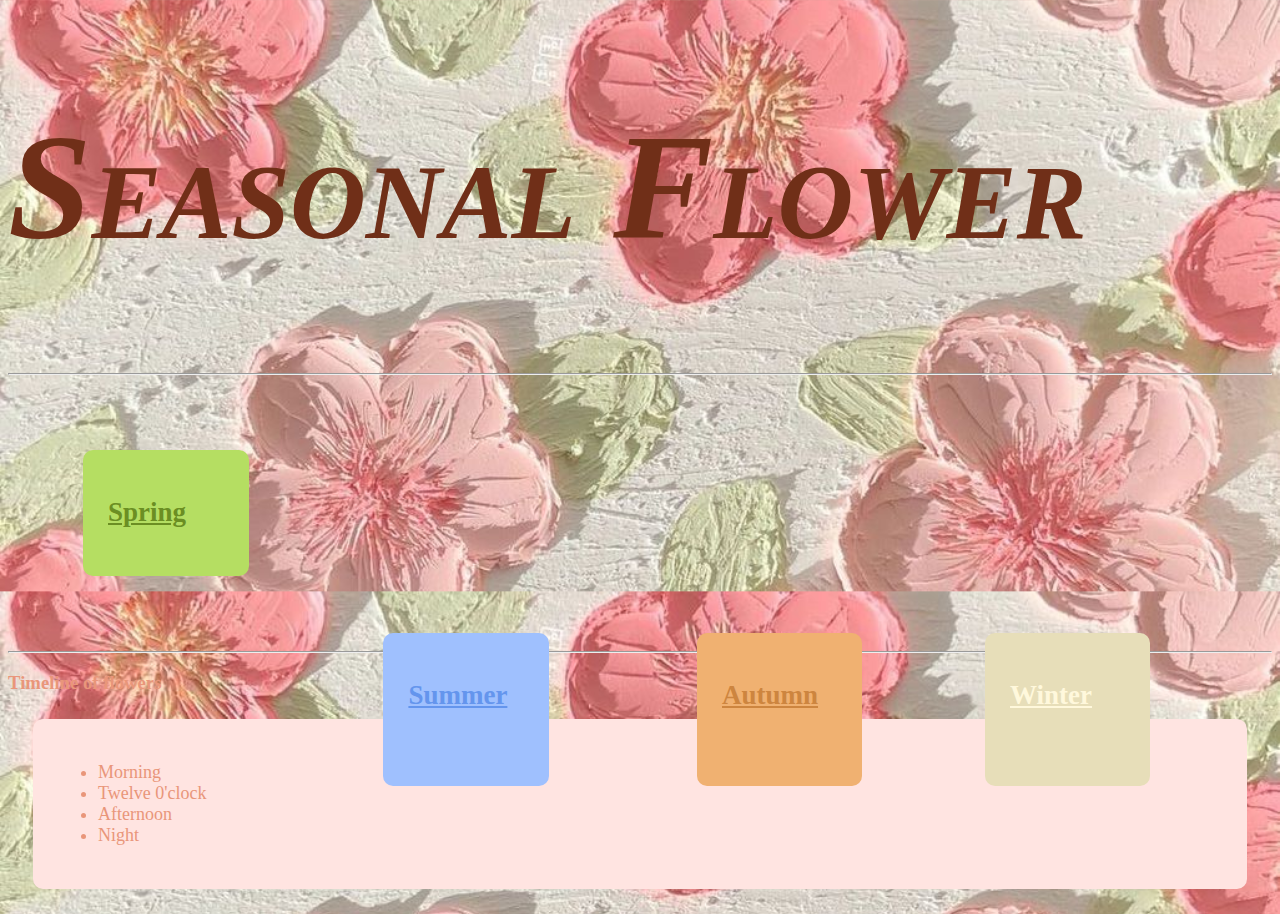
<file: index.html>
<!DOCTYPE html>
<html lang="en">
<head>
    <meta charset="UTF-8">
    <meta name="viewport" content="width=device-width, initial-scale=1.0">
    <title>Seasonal Flower</title>
    <link rel="stylesheet" href="css/style.css">
    
    
</head>
<body>
    <h1>Seasonal 
        Flower</h1>
    <hr>
    <div class="parent-div">
        <div class="spring-div">    
            <h2><a id="Spring" href="spring.html">Spring</a></h2>
        </div>
        <div class="summer-div">
            <h2><a id="Summer" href="summer.html">Summer</a></h2>
        </div>
        <div class="autumn-div">
            <h2><a id="Autumn" href="autumn.html">Autumn</a></h2>
        </div>
        <div class="winter-div">
            <h2><a id="Winter" href="winter.html">Winter</a></h2>
        </div>
    </div>



    <hr>
    <h3>Timeline of flowers</h3>

    <div class="list-container">
        <ul>
            <li>Morning</li>
            <li>Twelve 0'clock</li>
            <li>Afternoon</li>
            <li>Night</li>
        </ul>
    </div>

</html>
</file>
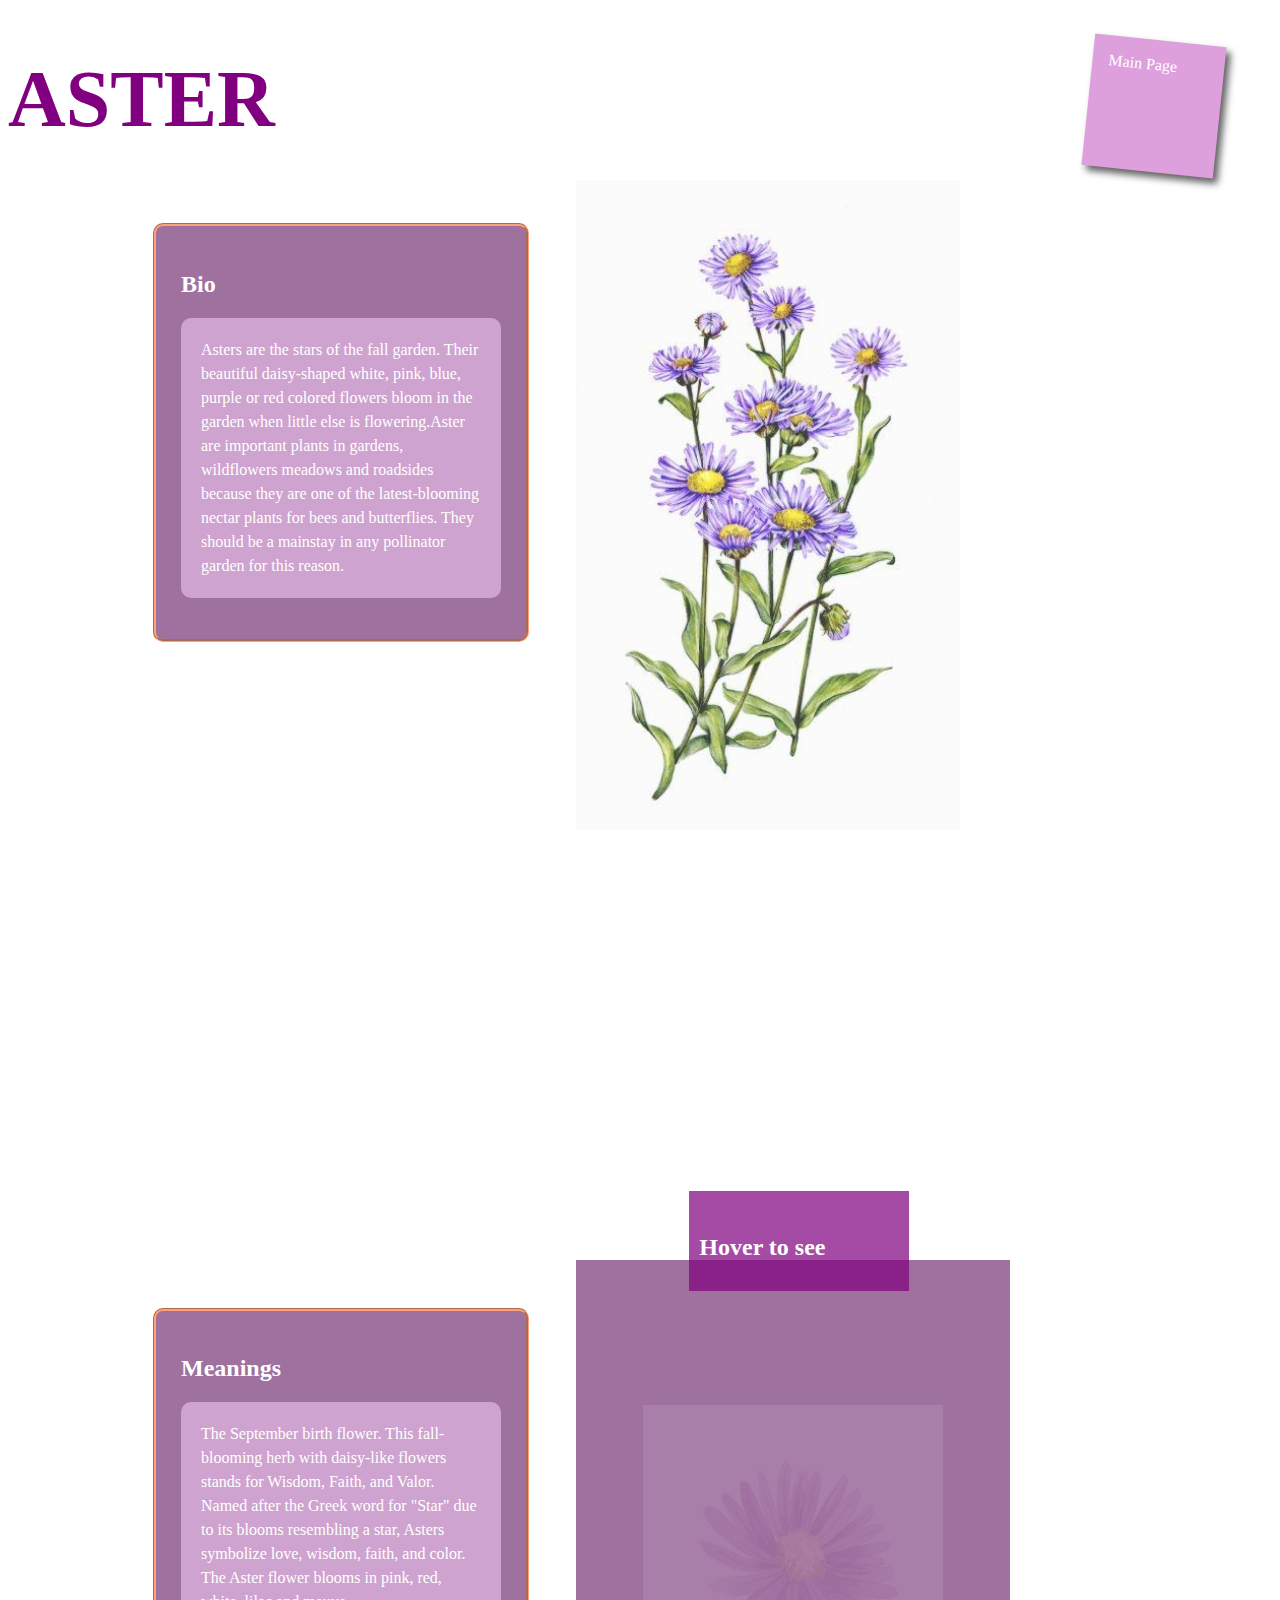
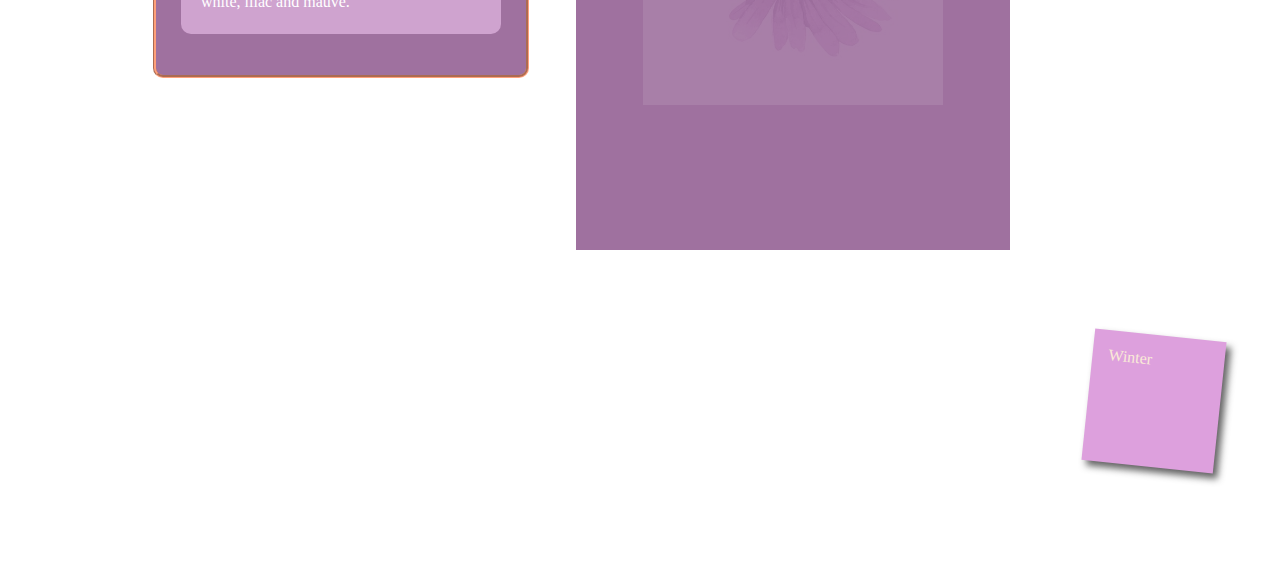
<file: aster.html>
<!DOCTYPE html>
<html lang="en">
<head>
    <meta charset="UTF-8">
    <meta name="viewport" content="width=device-width, initial-scale=1.0">
    <title>Aster</title>
    <link rel="stylesheet" href="css/aster.css">
</head>
<body>
    <h1>Aster</h1>

    <div class="div1">
        <h2>Bio</h2>
        <p>Asters are the stars of the fall garden. Their beautiful daisy-shaped white, pink, blue, purple or red colored flowers bloom in the garden when little else is flowering.Aster are important plants in gardens, wildflowers meadows and roadsides because they are one of the latest-blooming nectar plants for bees and butterflies. They should be a mainstay in any pollinator garden for this reason.</p>
    </div>

    <img class="img1" src="img/aster.jpg" alt="1">

    <div class="divp">
        <div class="divc"><h2>Hover to see</h2></div>
        <img class="img2" src="img/a2.jpg" alt="2">
    </div>

    <div class="div2">
        <h2>Meanings</h2>
        <p>The September birth flower. This fall-blooming herb with daisy-like flowers stands for Wisdom, Faith, and Valor. Named after the Greek word for "Star" due to its blooms resembling a star, Asters symbolize love, wisdom, faith, and color. The Aster flower blooms in pink, red, white, lilac and mauve.</p>
    </div>
    
    <div class="div3"></div>

    <a id="Main" href="index.html">Main Page</a>

    <a class="hover1" id="Main" href="winter.html">Winter</a>
</body>
</html>
</file>
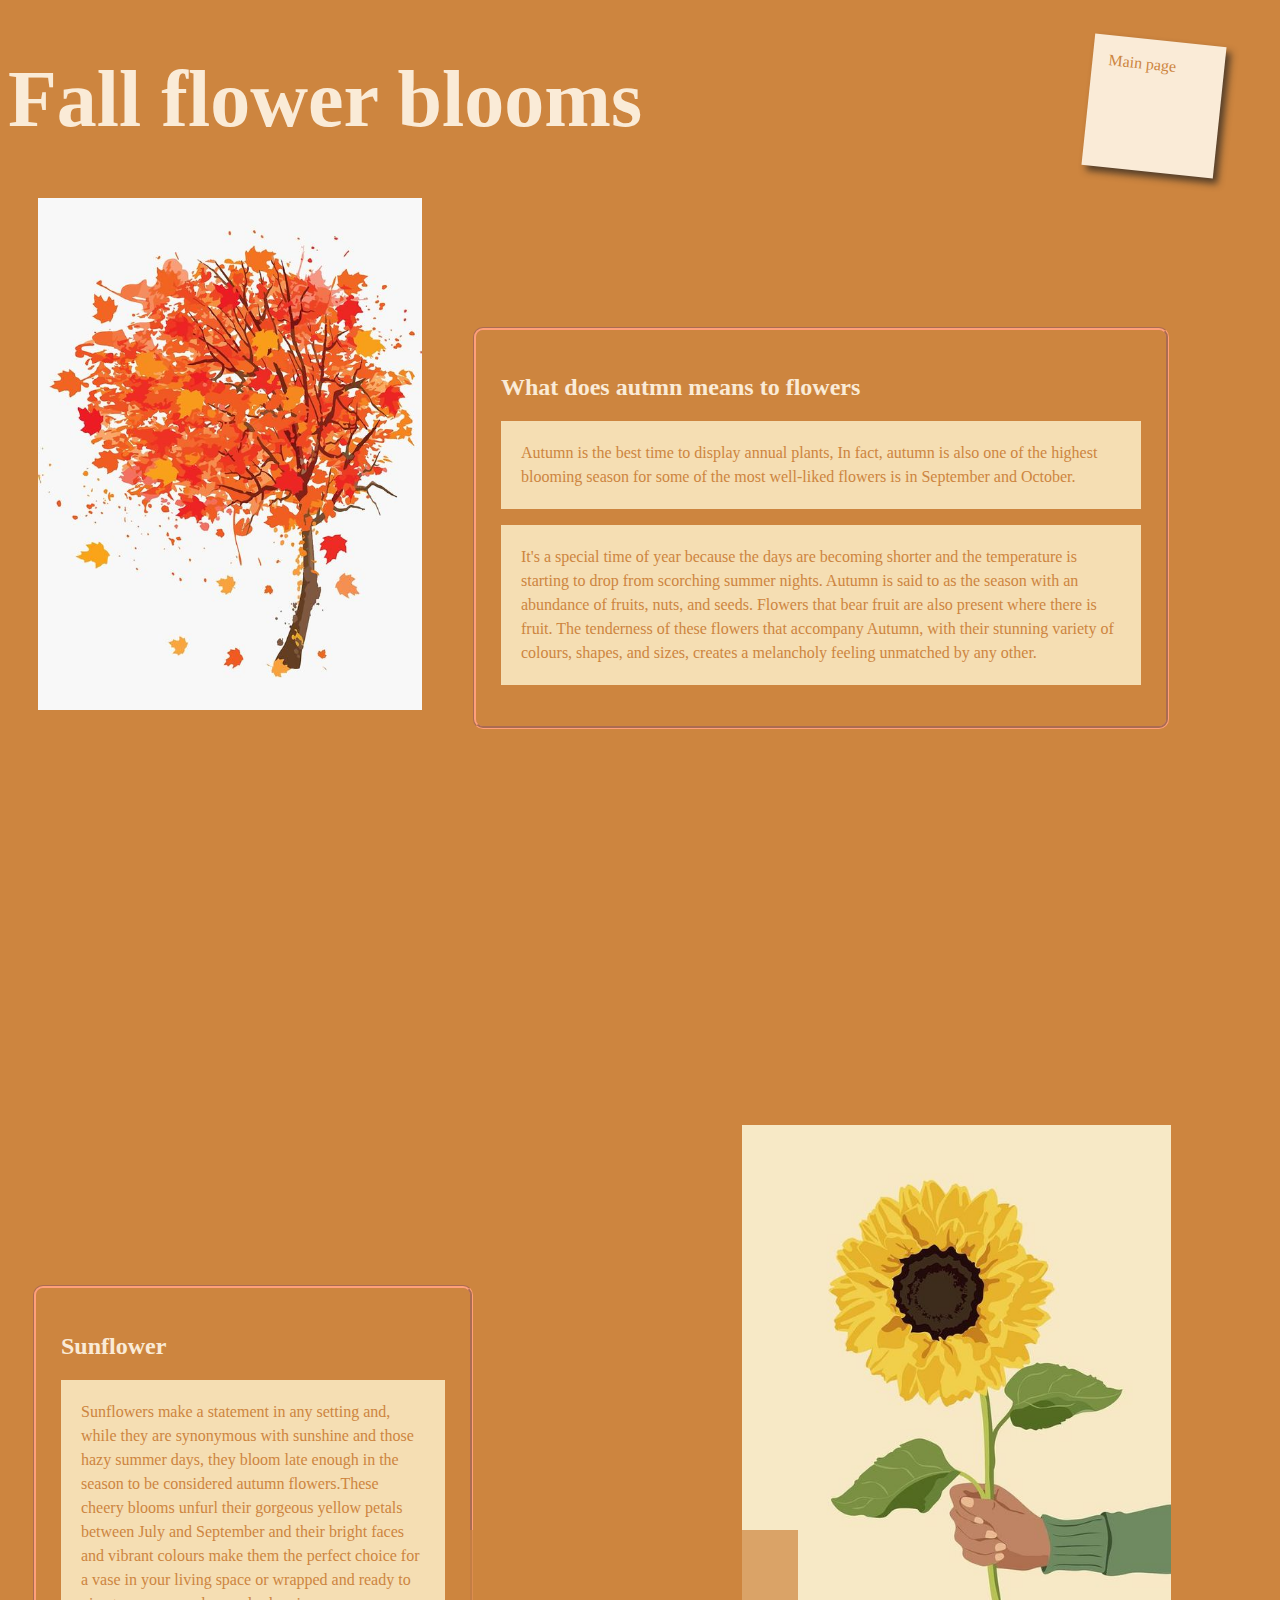
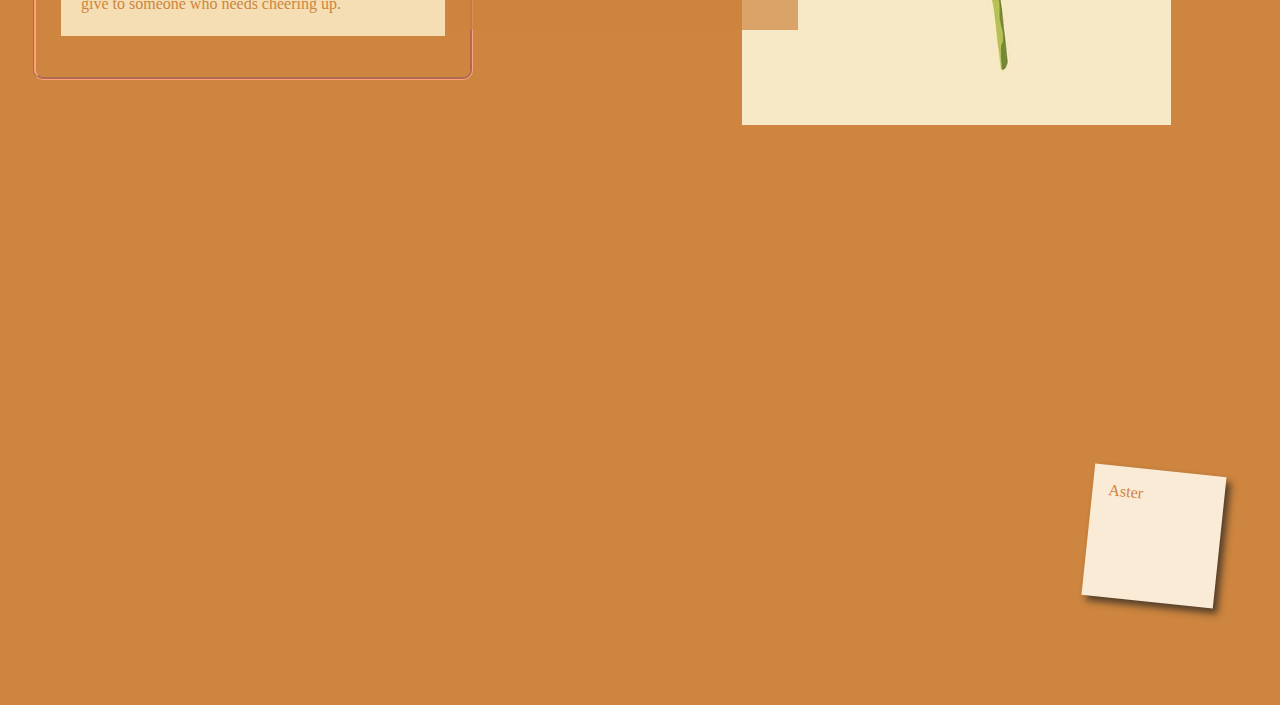
<file: autumn.html>
<!DOCTYPE html>
<html lang="en">
<head>
    <meta charset="UTF-8">
    <meta name="viewport" content="width=device-width, initial-scale=1.0">
    <title>Autumn</title>
    <link rel="stylesheet" href="css/autumn.css">
</head>
<body>
    <h1>Fall flower blooms</h1>
    <div class="div1">
        <h2>What does autmn means to flowers</h2>
        <p>Autumn is the best time to display annual plants, In fact, autumn is also one of the highest blooming season for some of the most well-liked flowers is in September and October. </p>
        <p>It's a special time of year because the days are becoming shorter and the temperature is starting to drop from scorching summer nights. Autumn is said to as the season with an abundance of fruits, nuts, and seeds. Flowers that bear fruit are also present where there is fruit. The tenderness of these flowers that accompany Autumn, with their stunning variety of colours, shapes, and sizes, creates a melancholy feeling unmatched by any other.</p>
    </div>

    <div class="div2">
        <h2>Sunflower</h2>
        <p>Sunflowers make a statement in any setting and, while they are synonymous with sunshine and those hazy summer days, they bloom late enough in the season to be considered autumn flowers.These cheery blooms unfurl their gorgeous yellow petals between July and September and their bright faces and vibrant colours make them the perfect choice for a vase in your living space or wrapped and ready to give to someone who needs cheering up.
        </p>
    </div>

    <div class="div3"></div>

    <img class="img1" src="img/autmn-bg.jpg" alt="1">

    <img class="img2" src="img/sunflower.jpg" alt="s1">

    <a id="Main" href="index.html">Main page</a>

    <a class="hover1" id="Main" href="aster.html">Aster</a>

    <div class="div4"></div>
</body>
</html>
</file>
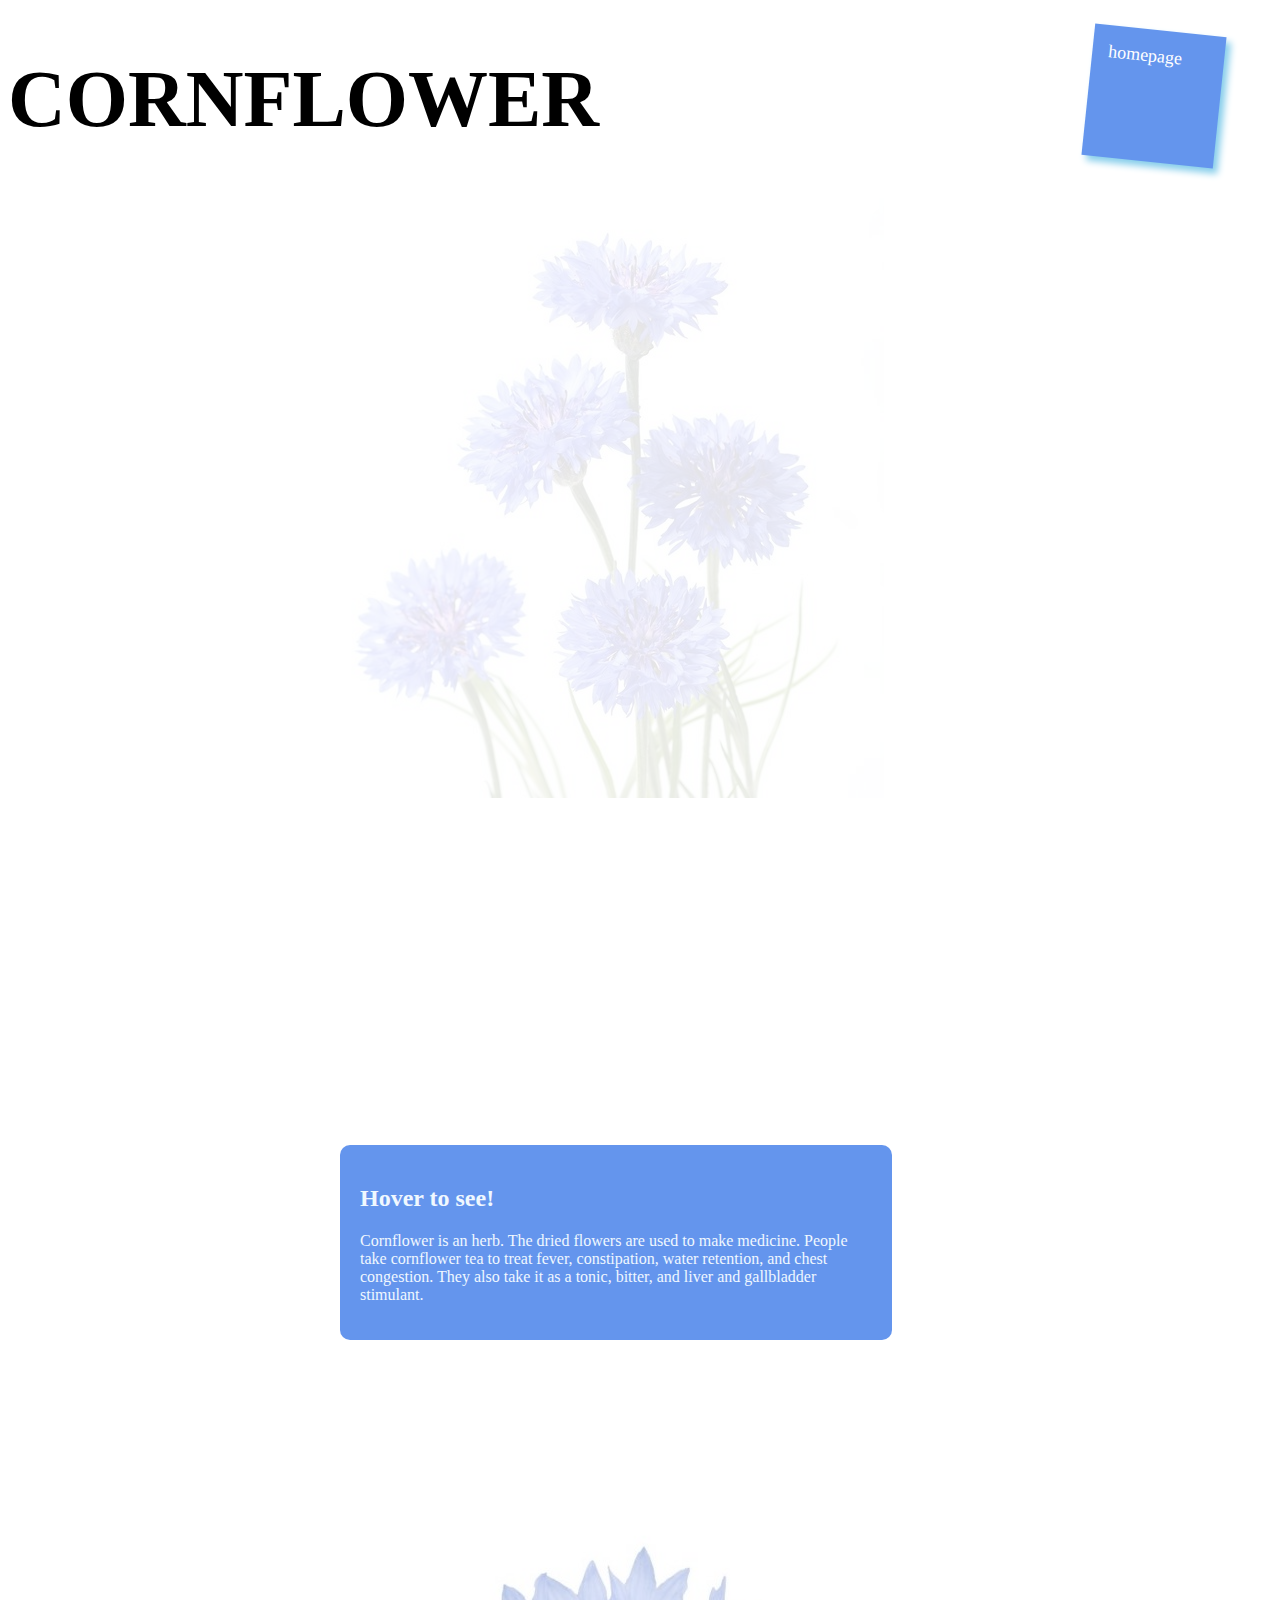
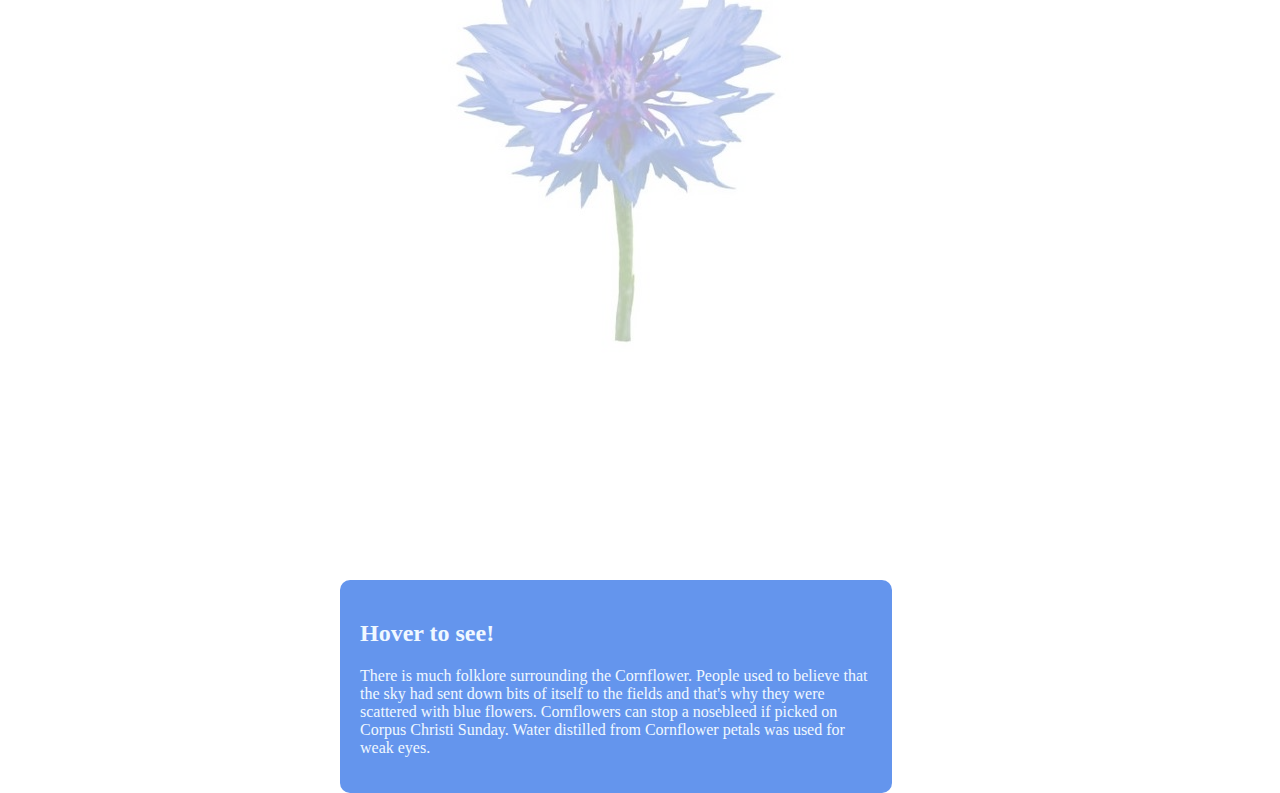
<file: cornflower.html>
<!DOCTYPE html>
<html lang="en">
<head>
    <meta charset="UTF-8">
    <meta name="viewport" content="width=device-width, initial-scale=1.0">
    <title>Cornflower</title>
    <link rel="stylesheet" href="css/cornflower.css">
</head>
<body>
    <h1>Cornflower</h1>
    
    <div class="div1">
        <img src="img/Cornflower.jpg" alt="c1">
    </div>

    <div class="div2">
        <h2>
            Hover to see!
        </h2>
        <p>
            Cornflower is an herb. The dried flowers are used to make medicine. People take cornflower tea to treat fever, constipation, water retention, and chest congestion. They also take it as a tonic, bitter, and liver and gallbladder stimulant.
        </p>
    </div>

    <div class="div3">
        <img src="img/c2.jpg" alt="c2">
    </div>

    <div class="div4">
        <h2>
            Hover to see!
        </h2>
        <p>There is much folklore surrounding the Cornflower. People used to believe that the sky had sent down bits of itself to the fields and that's why they were scattered with blue flowers. Cornflowers can stop a nosebleed if picked on Corpus Christi Sunday. Water distilled from Cornflower petals was used for weak eyes.</p>
    </div>

    <div>
        <p><a href="index.html">homepage</a></p>
    </div>
    
</body>
</html>
</file>
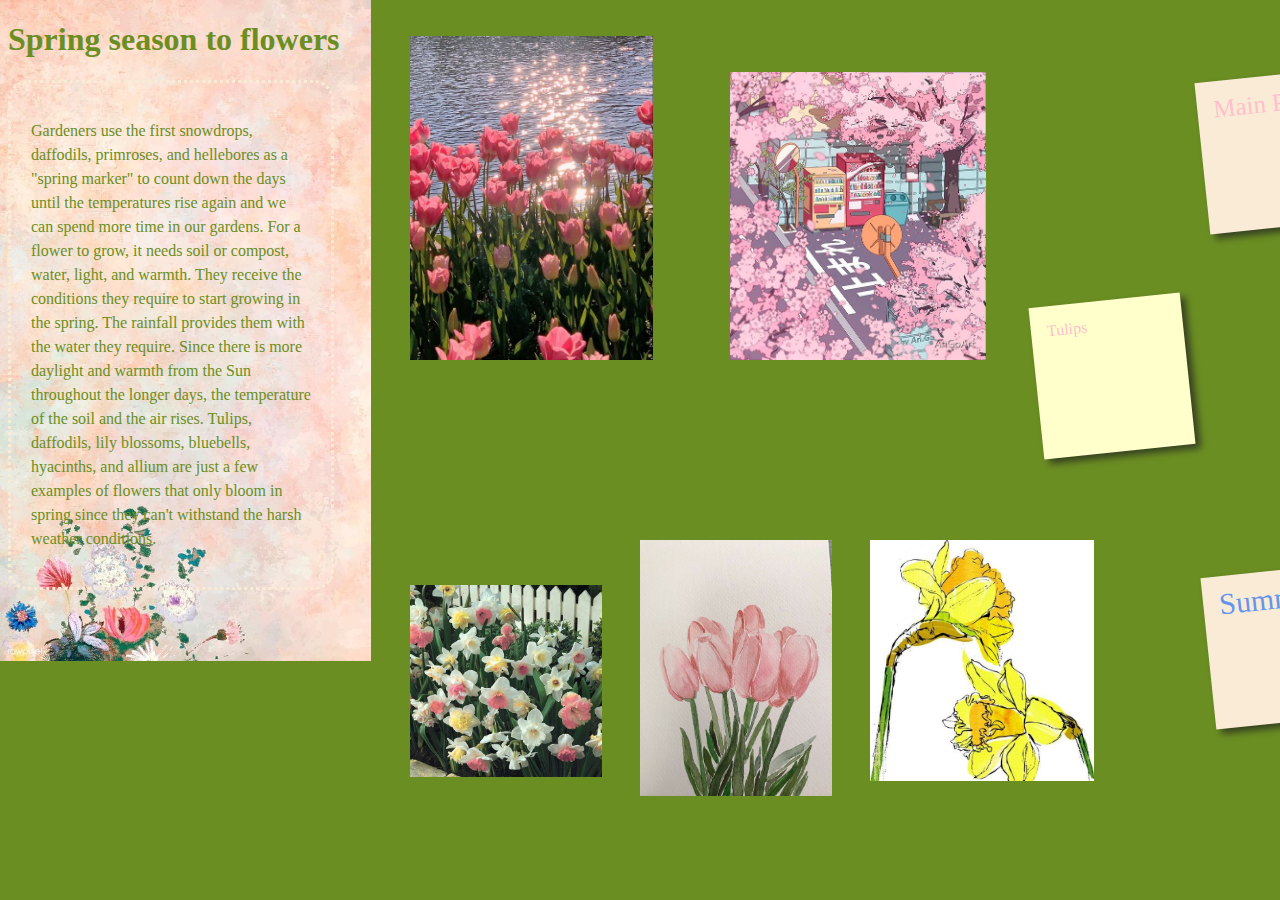
<file: spring.html>
<!DOCTYPE html>
<html lang="en">
<head>
    <meta charset="UTF-8">
    <meta name="viewport" content="width=device-width, initial-scale=1.0">
    <title>Spring</title>
    <link rel="stylesheet" href="css/spring.css">
</head>
<body>
    <div style="background-image: url('/img/bg.jpg');"></div>
    <h1>Spring season to flowers</h1>
    <div class="div">
        <p>Gardeners use the first snowdrops, daffodils, primroses, and hellebores as a "spring marker" to count down the days until the temperatures rise again and we can spend more time in our gardens. For a flower to grow, it needs soil or compost, water, light, and warmth. They receive the conditions they require to start growing in the spring. The rainfall provides them with the water they require. Since there is more daylight and warmth from the Sun throughout the longer days, the temperature of the soil and the air rises. Tulips, daffodils, lily blossoms, bluebells, hyacinths, and allium are just a few examples of flowers that only bloom in spring since they can't withstand the harsh weather conditions.
        </p>
    </div>

    <a href="tulip.html">Tulips</a>

    <img class="img2" src="img/spring2.jpg" alt="spring2">

    <img class="img3" src="img/spring3.jpg" alt="spinrg3">

    <img class="img4" src="img/spring4.jpg" alt="spring4">

    <img class="img5" src="img/spring5.jpg" alt="spring5">

    <img class="img6" src="img/sping6.jpg" alt="sping6">

    <div>
        <p><a class="hover-div" id="Main" href="index.html">Main Page</a></p>
    </div>

    <div>
        <p><a class="hover-div2" id="Summer" href="summer.html">Summer</a></p>
    </div>

    <!-- <ul>
        <ol>
            <a href="tulip.html">
                <h2>Flowers in spring</h2>
                <p>text content</p>
            </a>
        </ol>
    </ul> -->



    
</body>
</html>
</file>
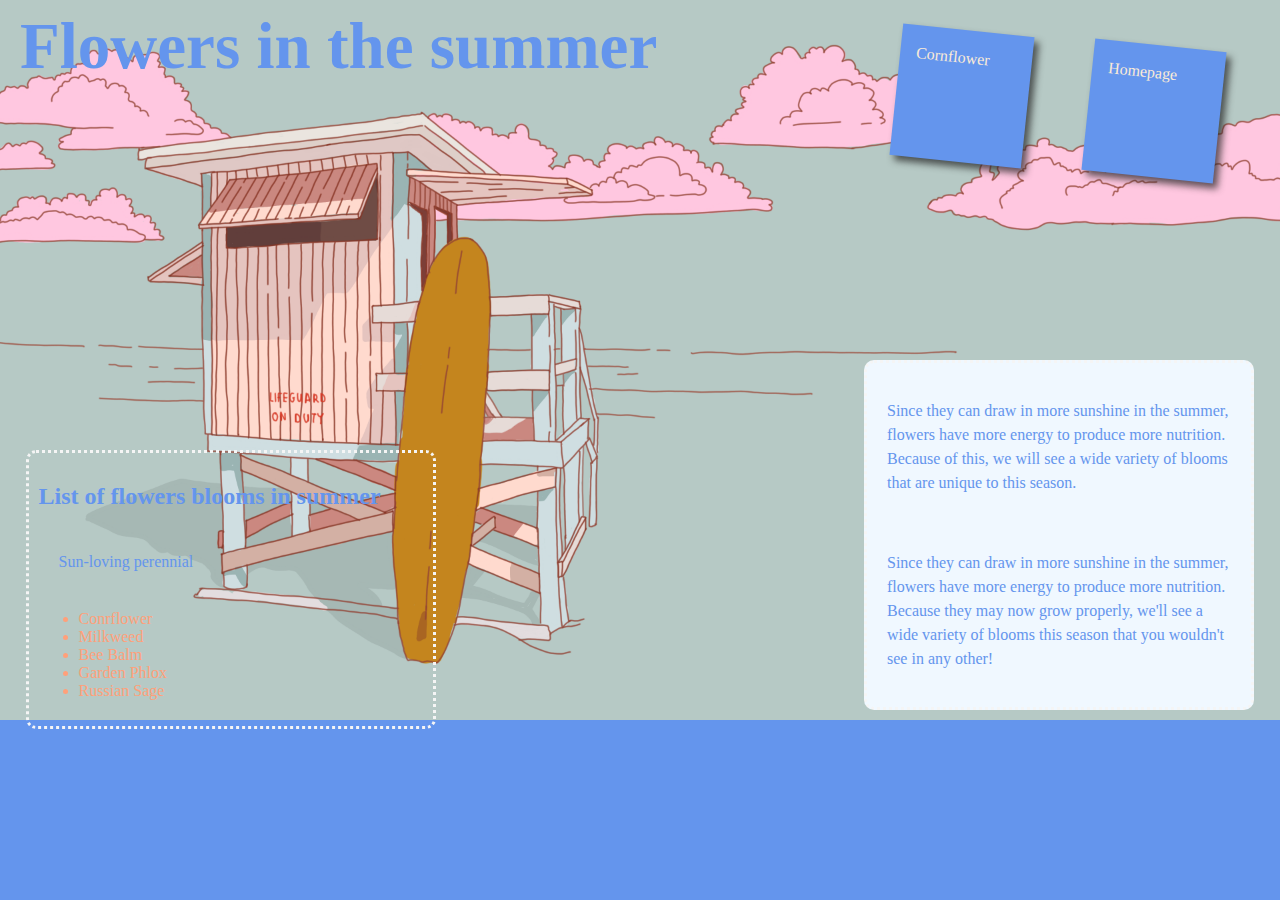
<file: summer.html>
<!DOCTYPE html>
<html lang="en">
<head>
    <meta charset="UTF-8">
    <meta name="viewport" content="width=device-width, initial-scale=1.0">
    <title>Summer</title>
    <link rel="stylesheet" href="css/summer.css">
</head>
<body>
    <h1>Flowers in the summer</h1>

    <div class="div1">
        <p>Since they can draw in more sunshine in the summer, flowers have more energy to produce more nutrition. Because of this, we will see a wide variety of blooms that are unique to this season.</p>
        <p>Since they can draw in more sunshine in the summer, flowers have more energy to produce more nutrition. Because they may now grow properly, we'll see a wide variety of blooms this season that you wouldn't see in any other!</p>
    </div>

    <div class="div2">
        <h2>List of flowers blooms in summer</h2>
        <p>Sun-loving perennial</p>
        <ul>
            <li>Conrflower</li>
            <li>Milkweed</li>
            <li>Bee Balm</li>
            <li>Garden Phlox</li>
            <li>Russian Sage</li>
        </ul>
    </div>

    <p><a class="hover1" id="hover" href="cornflower.html">Cornflower</a></p>

    <p><a id="Main" href="index.html">Homepage</a></p>
    
</body>
</html>
</file>
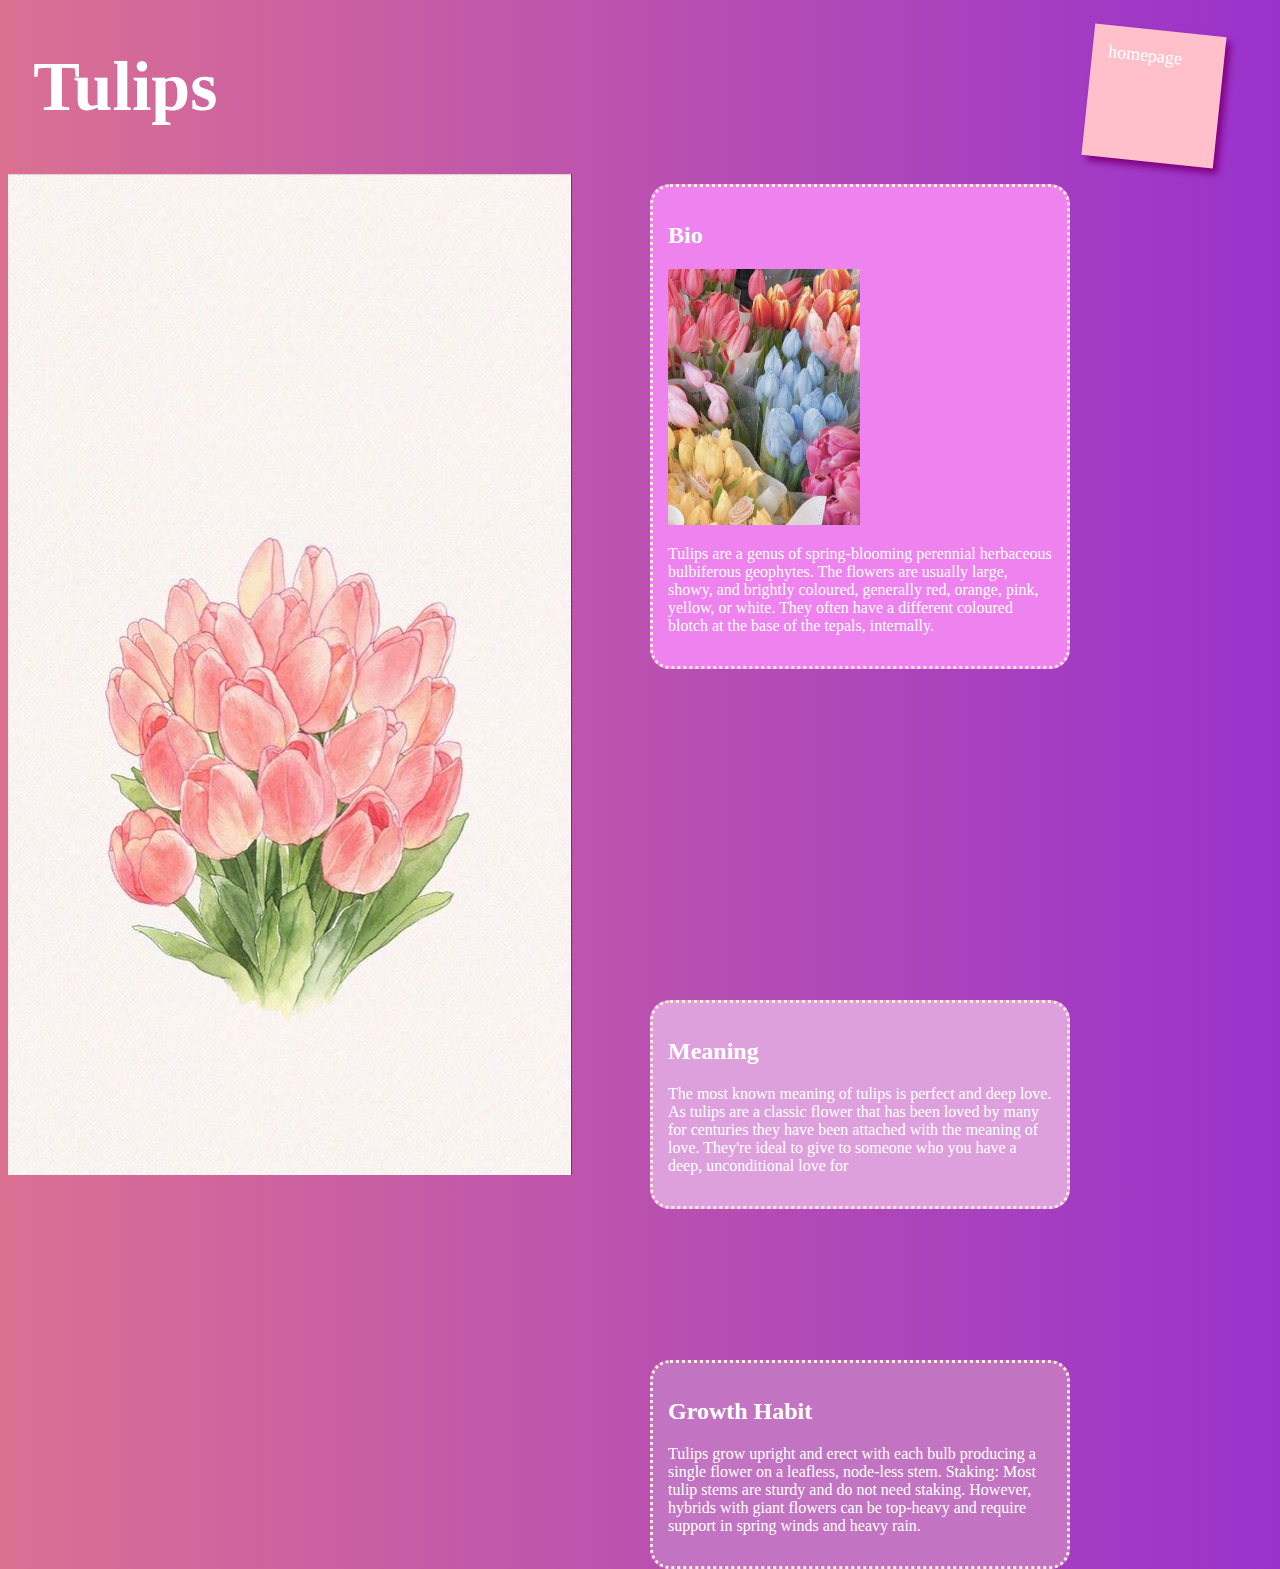
<file: tulip.html>
<!DOCTYPE html>
<html lang="en">
<head>
    <meta charset="UTF-8">
    <meta name="viewport" content="width=device-width, initial-scale=1.0">
    <title>Tulips</title>
    <link rel="stylesheet" href="css/tulip.css">
</head>
<body>
    <h1>Tulips</h1>

    <div class="div">
        <h2>Bio</h2>
        <img class="img1" src="img/tulip1.jpg" alt="tulip1">
        <p>Tulips are a genus of spring-blooming perennial herbaceous bulbiferous geophytes. The flowers are usually large, showy, and brightly coloured, generally red, orange, pink, yellow, or white. They often have a different coloured blotch at the base of the tepals, internally.</p>
    </div>

    <div class="div2">
        <h2>Meaning</h2>
        <p>The most known meaning of tulips is perfect and deep love. As tulips are a classic flower that has been loved by many for centuries they have been attached with the meaning of love. They're ideal to give to someone who you have a deep, unconditional love for</p>
    </div>

    <div class="div3">
        <h2>Growth Habit</h2>
        <p>Tulips grow upright and erect with each bulb producing a single flower on a leafless, node-less stem. Staking: Most tulip stems are sturdy and do not need staking. However, hybrids with giant flowers can be top-heavy and require support in spring winds and heavy rain.</p>
    </div>

    <img src="img/tulip2.jpg" alt="tulip2">
    
    <p><a href="index.html">homepage</a></p>
</body>
</html>
</file>
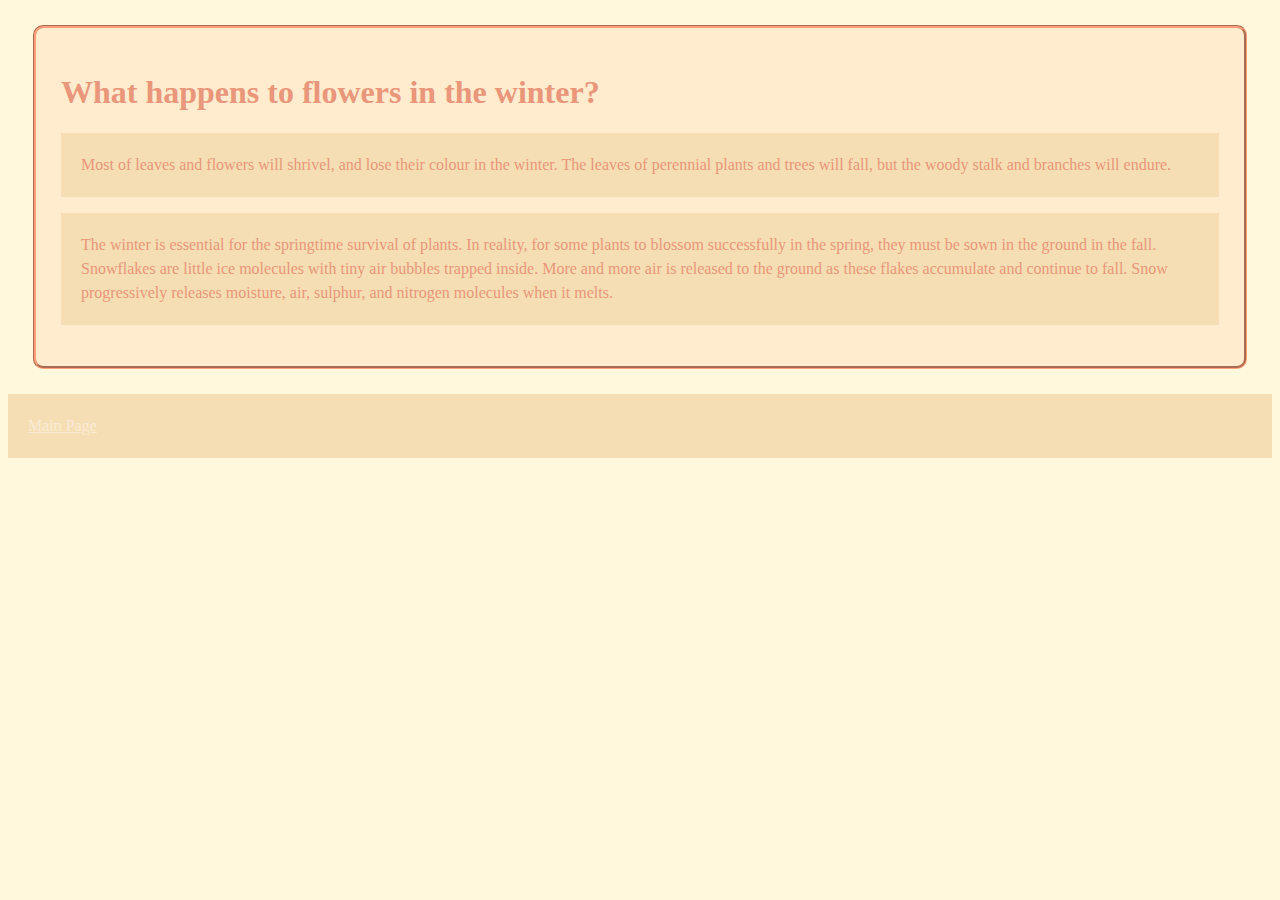
<file: winter.html>
<!DOCTYPE html>
<html lang="en">
<head>
    <meta charset="UTF-8">
    <meta name="viewport" content="width=device-width, initial-scale=1.0">
    <title>Winter</title>
    <link rel="stylesheet" href="css/winter.css">
</head>
<body>
    <div>
        <h1>What happens to flowers in the winter?</h1>
        <p>Most of leaves and flowers will shrivel, and lose their colour in the winter. The leaves of perennial plants and trees will fall, but the woody stalk and branches will endure.</p>
        <p>The winter is essential for the springtime survival of plants. In reality, for some plants to blossom successfully in the spring, they must be sown in the ground in the fall. Snowflakes are little ice molecules with tiny air bubbles trapped inside. More and more air is released to the ground as these flakes accumulate and continue to fall. Snow progressively releases moisture, air, sulphur, and nitrogen molecules when it melts.</p>
    </div>

    <p><a id="Main" href="index.html">Main Page</a></p>
</body>
</html>
</file>
<file: css/style.css>
body{
    font-family: 'Times New Roman', Times, serif;
    color: darksalmon;
}

h1{
    font-size: 150px;
    color: rgb(112, 47, 24);
    font-style: oblique;
    font-variant: small-caps;
}

body{
    background-image: url('../img/bg.jpg');
    background-repeat: repeat;
    background-size: 100%;
    background-color: #ffefd5;
}

a:hover{
    color: cornflowerblue;
    letter-spacing: 10px;
    font-size: large;
}

hr{
    color: lightsalmon;
}

div{
    border-radius: 10px;
    border-color: lightsalmon;
    border-style: none;
    margin: 25px;
    padding: 25px;
    font-size: large;
}

p{
    font-family: 'Times New Roman', Times, serif;
    line-height: 150%;
    background-color: wheat;
    padding: 20px;
}

.list-container{
    background-color: mistyrose;
}

#Spring{
    color: olivedrab;
}

#Summer{
    color: cornflowerblue;
}

#Autumn{
    color: peru;
}

#Winter{
    color: cornsilk;
}

#Main{
    color: antiquewhite;
}

ol{
    color: lightsalmon;
}

.spring-div{
    background-color: rgb(181, 222, 98);
    width: 10%;
    height: 10%;
}

.summer-div{
    background-color: rgb(159, 192, 254);
    width: 9%;
    height: 11.5%;
    position: absolute;
    top: 67.5%;
    left: 28%;
}

.autumn-div{
    background-color: rgb(240, 177, 113);
    width: 9%;
    height: 11.5%;
    position: absolute;
    top: 67.5%;
    left: 52.5%;
}

.winter-div{
    background-color: rgb(231, 222, 185);
    width: 9%;
    height: 11.5%;
    position: absolute;
    top: 67.5%;
    left: 75%;
}
</file>
<file: css/aster.css>
body{
    font-family: 'Times New Roman', Times, serif;
    color: white;
}

a{
    background: plum;
    display: block;
    height: 100px;
    width: 100px;
    padding: 16px;
    text-decoration: none;
    color: white;
    box-shadow: 5px 5px 7px rgba(33,33,33,.7);
    transform: .15s linear;
}

a
{
    transform: rotate(-6deg);
}

a{
    position: absolute;
    top: 40px;
    left: 85%;
    transform: rotate(6deg);
}

a:hover,a:focus
{
    position: absolute;
    box-shadow: 10px 10px 7px rgba(0,0,0,.7);
    transform: scale(1.1);
    z-index: 5;
}

a:hover{
    color: darksalmon;
    letter-spacing: 10px;
    font-size: large;
}

.hover1{
    color: antiquewhite;
    position: absolute;
    left: 85%;
    top: 230%;
}

h1{
    font-size: 80px;
    color: purple;
    text-transform: uppercase;
    animation: color-change 2s infinite;
}

@keyframes color-change {
    0% { color: purple; }
    50% { color: plum; }
    100% { color: violet; }
}

.div1{
    background-color: rgb(159, 113, 159);;
    border-radius: 10px;
    border-style: groove;
    border-color: lightsalmon;
    margin: 25px;
    padding: 25px;
    width: 25%;    
    position: absolute;
    left: 10%;
    animation: color-change1 10s infinite;
}

@keyframes color-change1 {
    0% { color: purple; }
    50% { color: white; }
    100%{color: blueviolet;}
}

.img1{
    width: 30%;
    position: absolute;
    left: 45%;
    top: 20%;
}

h2{
    color: white;
}

p{
    font-family: 'Times New Roman', Times, serif;
    line-height: 150%;
    background-color: rgb(207, 163, 207);
    padding: 20px;
    border-radius: 10px;
}

.divp{
    background-color: rgb(159, 113, 159);;
    border-style: solid 100px;
    border-color: lightsalmon;
    padding: 25px;
    width: 30%;
    height: 60%;    
    position: absolute;
    top: 140%;
    left: 45%;
}

.divc{
    background-color: purple;
    width: 200px;
    height: 80px;
    position: relative;
    display: flex; 
    flex-direction: column-reverse;
    z-index: 1;
    opacity: 70%;
    top: -17.5%;
    left: 23%;
    padding: 10px;
}

.img2{
    position: absolute;
    width: 300px;
    top: 50%;
    left: 50%;
    transform: translate(-50%,-50%);
    opacity: 10%;
}

.img2:hover{
    position: absolute;
    display: block;
    opacity: 100%;

}

.div2{
    background-color: rgb(159, 113, 159);;
    border-radius: 10px;
    border-style: groove;
    border-color: lightsalmon;
    margin: 25px;
    padding: 25px;
    width: 25%;
    position: absolute;
    left: 10%;
    top: 142.5%;
    animation: color-change1 10s infinite;
}

@keyframes color-change1 {
    0% { color: purple; }
    50% { color: white; }
    100%{color: blueviolet;}
}

.hover1{
    position: absolute;
    left: 85%;
    top: 215%;
}

.div3{
    background-color: white;
    height: 100px;
    width: 100px;
    position: absolute;
    top: 230%;
}
</file>
<file: css/autumn.css>
body{
    background-color: peru;
    font-family: 'Times New Roman', Times, serif;
    color: peru
}

a{
    background: antiquewhite;
    display: block;
    height: 100px;
    width: 100px;
    padding: 16px;
    text-decoration: none;
    color: peru;
    box-shadow: 5px 5px 7px rgba(33,33,33,.7);
    transform: .15s linear;
}

a
{
    transform: rotate(-6deg);
}

a{
    position: absolute;
    top: 40px;
    left: 85%;
    transform: rotate(6deg);
}

a:hover,a:focus
{
    position: absolute;
    box-shadow: 10px 10px 7px rgba(0,0,0,.7);
    transform: scale(1.1);
    z-index: 5;
}

a:hover{
    color: darksalmon;
    letter-spacing: 10px;
    font-size: large;
}

.hover1{
    position: absolute;
    left: 85%;
    top: 230%;
}

h1{
    font-size: 80px;
    color: antiquewhite;
}

.div1{
    background-color: peru;
    border-radius: 10px;
    border-style: groove;
    border-color: lightsalmon;
    margin: 25px;
    padding: 25px;
    width: 50%;
    position: absolute;
    left: 35%;
    top: 33.5%;
}

h2{
    color: antiquewhite;
}

p{
    font-family: 'Times New Roman', Times, serif;
    line-height: 150%;
    background-color: wheat;
    padding: 20px;
}

.img1{
    width: 30%;
    position: absolute;
    left: 3%;
}

.img2{
    position: absolute;
    left: 58%;
    top: 125%;
    height: 600px;
}

.div2{
    background-color: peru;
    border-radius: 10px;
    border-style: groove;
    border-color: lightsalmon;
    margin: 25px;
    padding: 25px;
    width: 30%;
    position: absolute;
    top: 140%;
}

.div3{
    background-color: peru;
    height: 100px;
    width: 350px;
    position: absolute;
    top: 170%;
    left: 35%;
    display: flex; 
    flex-direction: column-reverse;
    z-index: 1;
    opacity: 70%;
}

.div4{
    background-color: peru;
    height: 100px;
    width: 100px;
    position: absolute;
    top: 245%;
}
</file>
<file: css/cornflower.css>
body{
    font-family: 'Times New Roman', Times, serif;
}

h1{
    font-size: 80px;
    text-transform: uppercase;
    animation: color-change 2s infinite;
}

@keyframes color-change {
    0% { color: cornflowerblue; }
    50% { color: skyblue; }
    100% { color: cornflowerblue; }
  }

.div1{
    position: absolute;
    left: 25%;
    opacity: 10%;
}
.div1:hover{
    position: absolute;
    left: 25%;
    display: block;
    opacity: 100%;
}

.div2{
    background-color: cornflowerblue;
    position: absolute;
    margin: 20px;
    padding: 20px;
    left: 25%;
    top: 125%;
    width: 40%;
    color: aliceblue;
    border-color: blue;
    border-radius: 10px;
    border: 10px;
}

.div3{
    position: absolute;
    top: 160%;
    left: 27%;
    opacity: 30%;
}
.div3:hover{
    display: block;
    opacity: 100%;
}

.div4{
    background-color: cornflowerblue;
    position: absolute;
    margin: 20px;
    padding: 20px;
    left: 25%;
    top: 240%;
    width: 40%;
    color: aliceblue;
    border-color: blue;
    border-radius: 10px;
    border: 10px;
}

a{
    background: cornflowerblue;
    display: block;
    height: 100px;
    width: 100px;
    padding: 16px;
    text-decoration: none;
    color: white;
    box-shadow: 5px 5px 7px skyblue;
    transform: .15s linear;
    position: absolute;
    left: 85%;
    top: 25%;
    font-size: large;
}

a
{
    transform: rotate(-6deg);
}

a{
    position: absolute;
    top: 30px;
    transform: rotate(6deg);
}

a:hover,a:focus
{
    position: absolute;
    box-shadow: 10px 10px 7px rgba(0,0,0,.7);
    transform: scale(1.1);
    z-index: 5;
}
</file>
<file: css/spring.css>
body{
    background-image: url('../img/5c92e0ca07b403fcf032ff02bb954755.jpg');
    background-repeat: no-repeat;
    background-size: 29%;
    background-position: top 75%;
    background-color: olivedrab;
    font-family: 'Times New Roman', Times, serif;
    color: olivedrab;
}

a:hover{
    color: cornflowerblue;
    letter-spacing: 10px;
    font-size: large;
}

.hover-div{
    position: absolute;
    top: 5%;
    left: 90%;
    background-color: antiquewhite;
    size: 50px;
}

hr{
    color: aliceblue;
}

.div{
    border-radius: 20px;
    border-color: antiquewhite;
    border-style: dotted;
    position: absolute;
    width: 25%;
}

p{
    font-family: 'Times New Roman', Times, serif;
    line-height: 150%;
    padding: 20px;
}


#Main{
    color: pink;
    font-size: 25px;
    background-color: antiquewhite;
}

#Summer{
    color: cornflowerblue;
    font-size: 30px;
    background-color: antiquewhite;
}

.hover-div2{
    position: absolute;
    left: 90.5%;
    top: 60%;
}

.img2{
    position: absolute;
    width: 19%;
    left: 32%;
    top: 4%;
}

.img3{
    position: absolute;
    width: 20%;
    top: 8%;
    left: 57%;
}

.img4{
    position: absolute;
    width: 15%;
    top: 65%;
    left: 32%;
}

.img5{
    position: absolute;
    width: 15%;
    top: 60%;
    left: 50%;
}

.img6{
    position: absolute;
    width: 17.5%;
    top: 60%;
    left: 68%;
}

ul,li{
    list-style: none;
}

ul{
    overflow: hidden;
    padding: 48px;
}

ul,li,a{
    background: #ffc;
    display: block;
    height: 120px;
    width: 120px;
    margin-top: 30px;
    margin-left: 50px;
    padding: 16px;
    text-decoration: none;
    color: pink;
    box-shadow: 5px 5px 7px rgba(33,33,33,.7);
    transform: .15s linear;
    position: absolute;
    left: 77%;
    top: 30%;
}

ul,li{
    margin: 10px;
    float: left;
}

ul,li,h2
{
    font-size: 10px;
    font-weight: bold;
    padding-bottom: 10px;
}

ul,li,a
{
    transform: rotate(-6deg);
}

ul,li:nth-child(1)

a{
    position: relative;
    top: 5px;
    transform: rotate(6deg);
}

ul,li,a:hover,ul,li,a:focus
{
    position: relative;
    box-shadow: 10px 10px 7px rgba(0,0,0,.7);
    transform: scale(1.1);
    z-index: 5;
}
</file>
<file: css/summer.css>
body{
    background-image: url('../img/Free-Desktop-Wallpaper-April.png');
    background-repeat: no-repeat;
    background-size: 100%;
    background-color: cornflowerblue;
    font-family: 'Times New Roman', Times, serif;
    color: cornflowerblue;
}

a:hover{
    color: cornflowerblue;
    letter-spacing: 10px;
    font-size: large;
}

h1{
    position: absolute;
    font-size: 65px;
    top: -35px;
    left: 20px;
}

.div1{
    border-radius: 10px;
    border-style: dotted;
    border-color: whitesmoke;
    background-color: aliceblue;
    position: absolute;
    size: 25%;
    width: 30%;
    top: 40%;
    left: 67.5%;
}

.div2{
    border-radius: 10px;
    border-style: dotted;
    border-color: whitesmoke;
    position: absolute;
    size: 25%;
    width: 30%;
    padding: 10px;
    top: 50%;
    left: 2%;
}

a{
    background: cornflowerblue;
    display: block;
    height: 100px;
    width: 100px;
    padding: 16px;
    text-decoration: none;
    color: #000;
    box-shadow: 5px 5px 7px rgba(33,33,33,.7);
    transform: .15s linear;
}

a
{
    transform: rotate(-6deg);
}

a{
    position: absolute;
    top: 30px;
    transform: rotate(6deg);
}

a:hover,a:focus
{
    position: absolute;
    box-shadow: 10px 10px 7px rgba(0,0,0,.7);
    transform: scale(1.1);
    z-index: 5;
}

p{
    font-family: 'Times New Roman', Times, serif;
    line-height: 150%;
    padding: 20px;
}

.list-container{
    background-color: mistyrose;
}

#Main{
    color: antiquewhite;
    position: absolute;
    left: 85%;
    top: 5%;
}

ul{
    color: lightsalmon;
}

.hover{
    position: absolute;
    top: 50%;
}

.hover1{
    color: antiquewhite;
    position: absolute;
    left: 70%;
}
</file>
<file: css/tulip.css>
body{
    background-image: linear-gradient(to right, palevioletred, darkorchid);
    background-color: palevioletred;
    font-family: 'Times New Roman', Times, serif;
    color: white;
}

h1{
    font-family: 'Times New Roman', Times, serif;
    font-style: bold;
    font-size: 70px;
    position: relative;
    left: 2%;
}

a{
    background: pink;
    display: block;
    height: 100px;
    width: 100px;
    padding: 16px;
    text-decoration: none;
    color: white;
    box-shadow: 5px 5px 7px purple;
    transform: .15s linear;
    position: absolute;
    left: 85%;
    top: 25%;
    font-size: large;
}

a
{
    transform: rotate(-6deg);
}

a{
    position: absolute;
    top: 30px;
    transform: rotate(6deg);
}

a:hover,a:focus
{
    position: absolute;
    box-shadow: 10px 10px 7px rgba(0,0,0,.7);
    transform: scale(1.1);
    z-index: 5;
}

.div{
    border-radius: 20px;
    border-color: antiquewhite;
    background-color: violet;
    border-style: dotted;
    position: absolute;
    width: 30%;
    padding: 15px;
    margin: 10px;
    left: 50%;
}

.img1{
    width: 50%;
    position: relative;
    top: 50%;
}

.div2{
    border-radius: 20px;
    border-color: antiquewhite;
    background-color: plum;
    border-style: dotted;
    position: absolute;
    top: 110%;
    left: 50%;
    width: 30%;
    padding: 15px;
    margin: 10px;
}

.div3{
    border-radius: 20px;
    border-color: antiquewhite;
    background-color: rgb(194, 115, 194);
    border-style: dotted;
    position: absolute;
    top: 150%;
    left: 50%;
    width: 30%;
    padding: 15px;
    margin: 10px;
}
</file>
<file: css/winter.css>
body{
    background-color: cornsilk;
    font-family: 'Times New Roman', Times, serif;
    color: darksalmon;
}

a:hover{
    color: cornflowerblue;
    letter-spacing: 10px;
    font-size: large;
}

hr{
    color: aliceblue;
}

div{
    background-color: blanchedalmond;
    border-radius: 10px;
    border-style: groove;
    border-color: lightsalmon;
    margin: 25px;
    padding: 25px;
}

p{
    font-family: 'Times New Roman', Times, serif;
    line-height: 150%;
    background-color: wheat;
    padding: 20px;
}

.list-container{
    background-color: mistyrose;
}

#Main{
    color: antiquewhite;
}

ol{
    color: lightsalmon;
}
</file>
